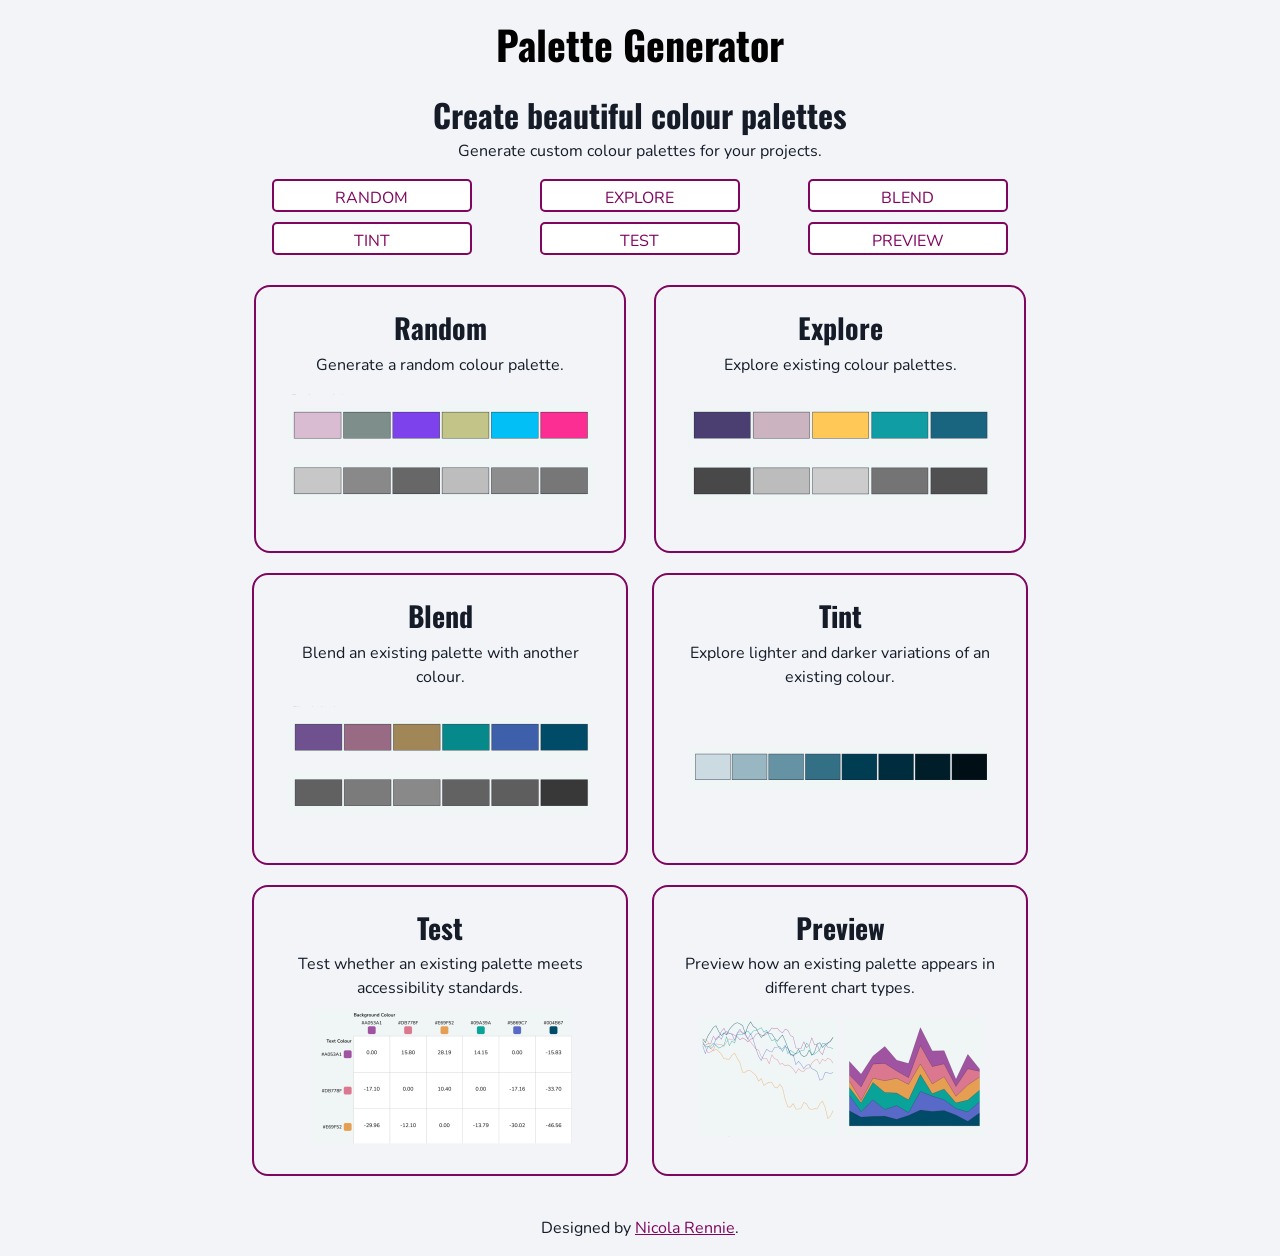
<file: index.html>
<!doctype html>
<html lang="en">
  <head>
    <meta charset="UTF-8" />
    <meta name="viewport" content="width=device-width, initial-scale=1" />

    <meta property="og:title" content="Palette Generator" />
    <meta property="og:description" content="Generate and explore colour palettes" />
    <meta property="og:image" content="https://nrennie.rbind.io/palette-generator/img/app.png" />
    <meta property="og:type" content="website" />
    <link href="./img/favicon.ico" rel="icon">

    <link
      href="https://cdn.jsdelivr.net/npm/bootstrap@5.3.5/dist/css/bootstrap.min.css"
      rel="stylesheet"
      integrity="sha384-SgOJa3DmI69IUzQ2PVdRZhwQ+dy64/BUtbMJw1MZ8t5HZApcHrRKUc4W0kG879m7"
      crossorigin="anonymous"
    />
    <link rel="stylesheet" href="css/style.css" />

    <title>Palette Generator</title>
  </head>
  <body>
    <div class="page-wrap">
      <div class="container-fluid text-center">
        <h1 class="title"><a href="index.html">Palette Generator</a></h1>
        <h2 class="subtitle">Create beautiful colour palettes</h2>
        <p>Generate custom colour palettes for your projects.</p>

        <div class="navRow justify-content-center">
          <nav class="row">
            <div class="col-6 col-md-4 d-flex justify-content-center">
              <a href="random.html">Random</a>
            </div>
            <div class="col-6 col-md-4 d-flex justify-content-center">
              <a href="explore.html">Explore</a>
            </div>
            <div class="col-6 col-md-4 d-flex justify-content-center">
              <a href="blend.html">Blend</a>
            </div>
            <div class="col-6 col-md-4 d-flex justify-content-center">
              <a href="tint.html">Tint</a>
            </div>
            <div class="col-6 col-md-4 d-flex justify-content-center">
              <a href="test.html">Test</a>
            </div>
            <div class="col-6 col-md-4 d-flex justify-content-center">
              <a href="preview.html">Preview</a>
            </div>
          </nav>
        </div>
      </div>

      <div class="row maxWidth">
        <div class="col-12 col-md-6 d-flex justify-content-center">
          <a href="random.html" class="panelTab-link">
            <div class="panelTab">
              <h3>Random</h3>
              <p>Generate a random colour palette.</p>
              <img
                src="img/random.png"
                alt="Random palette icon"
                class="panelTab-img"
              />
            </div>
          </a>
        </div>
        <div class="col-12 col-md-6 d-flex justify-content-center">
          <a href="explore.html" class="panelTab-link">
            <div class="panelTab">
              <h3>Explore</h3>
              <p>Explore existing colour palettes.</p>
              <img
                src="img/explore.png"
                alt="Explore palette icon"
                class="panelTab-img"
              />
            </div>
          </a>
        </div>
      </div>

      <div class="row maxWidth">
        <div class="col-12 col-md-6 d-flex justify-content-center">
          <a href="blend.html" class="panelTab-link">
            <div class="panelTab">
              <h3>Blend</h3>
              <p>Blend an existing palette with another colour.</p>
              <img
                src="img/blend.png"
                alt="Blend palette icon"
                class="panelTab-img"
              />
            </div>
          </a>
        </div>
        <div class="col-12 col-md-6 d-flex justify-content-center">
          <a href="tint.html" class="panelTab-link">
            <div class="panelTab">
              <h3>Tint</h3>
              <p>
                Explore lighter and darker variations of an existing colour.
              </p>
              <img
                src="img/tint.png"
                alt="Tint palette icon"
                class="panelTab-img"
              />
            </div>
          </a>
        </div>
      </div>

      <div class="row maxWidth">
        <div class="col-12 col-md-6 d-flex justify-content-center">
          <a href="blend.html" class="panelTab-link">
            <div class="panelTab">
              <h3>Test</h3>
              <p>
                Test whether an existing palette meets accessibility standards.
              </p>
              <img
                src="img/test.png"
                alt="Test palette icon"
                class="panelTab-img"
              />
            </div>
          </a>
        </div>
        <div class="col-12 col-md-6 d-flex justify-content-center">
          <a href="preview.html" class="panelTab-link">
            <div class="panelTab">
              <h3>Preview</h3>
              <p>Preview how an existing palette appears in different chart types.</p>
              <img
                src="img/preview.png"
                alt="Preview palette icon"
                class="panelTab-img"
              />
            </div>
          </a>
        </div>
      </div>
    </div>

    <div class="container-fluid text-center">
      <footer class="site-footer">
        <ul class="list-unstyled">
          <li>
            Designed by
            <a href="https://nrennie.rbind.io/" target="_blank">Nicola Rennie</a
            >.<br />
          </li>
        </ul>
      </footer>
    </div>

    <script
      src="https://cdn.jsdelivr.net/npm/bootstrap@5.3.5/dist/js/bootstrap.bundle.min.js"
      integrity="sha384-k6d4wzSIapyDyv1kpU366/PK5hCdSbCRGRCMv+eplOQJWyd1fbcAu9OCUj5zNLiq"
      crossorigin="anonymous"
    ></script>
  </body>
</html>
</file>
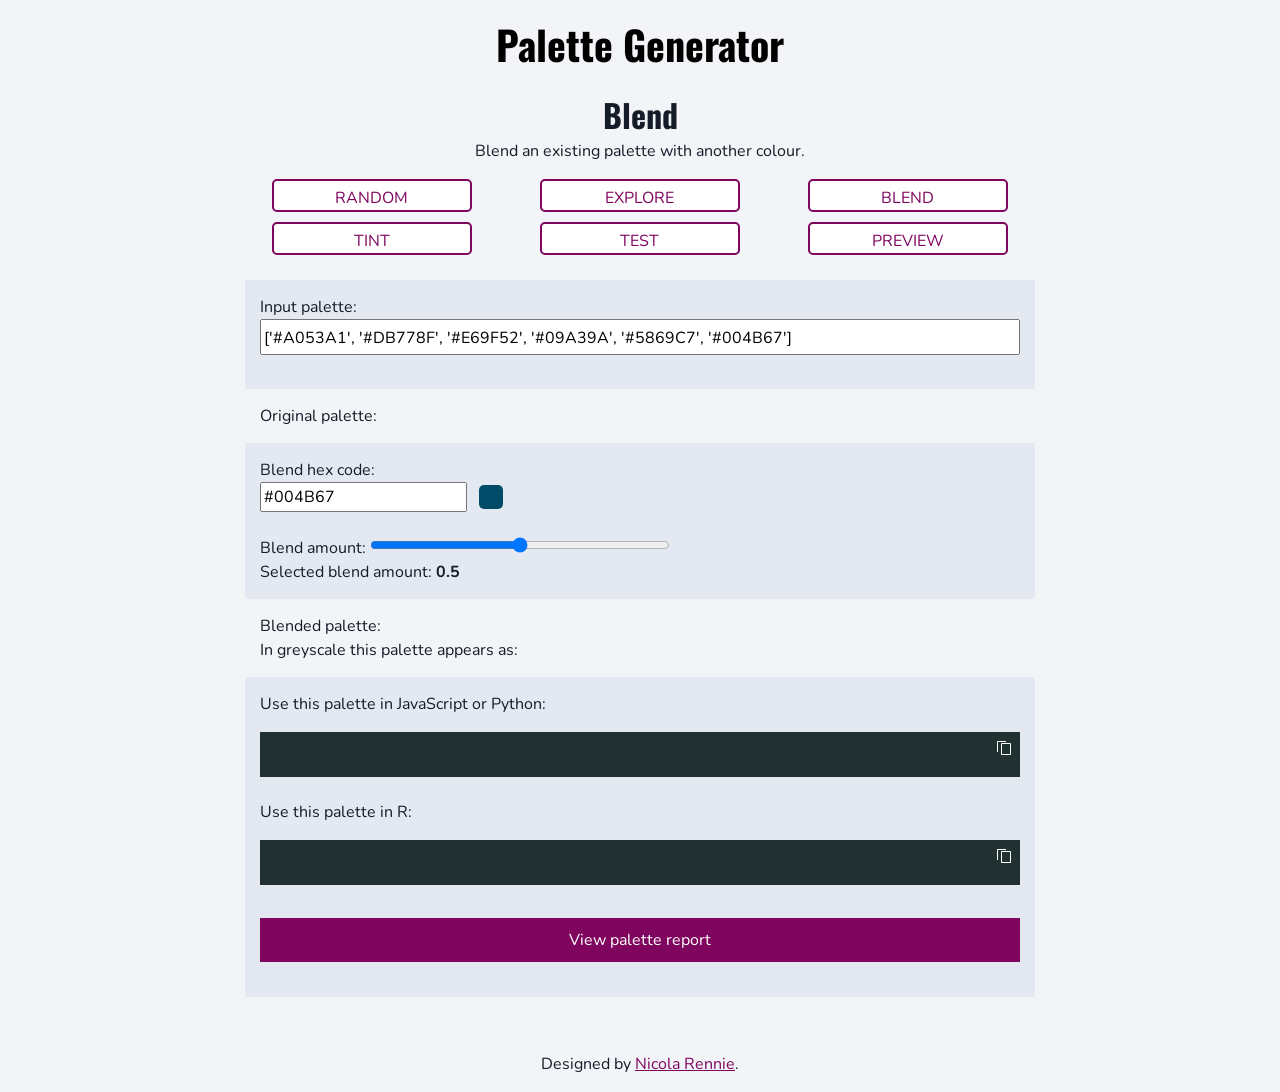
<file: blend.html>
<!doctype html>
<html lang="en">
  <head>
    <meta charset="UTF-8" />
    <meta name="viewport" content="width=device-width, initial-scale=1" />

    <meta property="og:title" content="Palette Generator" />
    <meta property="og:description" content="Generate and explore colour palettes" />
    <meta property="og:image" content="https://nrennie.rbind.io/palette-generator/img/app.png" />
    <meta property="og:type" content="website" />
    <link href="./img/favicon.ico" rel="icon">

    <link
      href="https://cdn.jsdelivr.net/npm/bootstrap@5.3.5/dist/css/bootstrap.min.css"
      rel="stylesheet"
      integrity="sha384-SgOJa3DmI69IUzQ2PVdRZhwQ+dy64/BUtbMJw1MZ8t5HZApcHrRKUc4W0kG879m7"
      crossorigin="anonymous"
    />
    <link rel="stylesheet" href="css/style.css" />
    <script src="https://d3js.org/d3.v7.min.js"></script>
    <script src="js/utils.js"></script>
    <script src="js/blend.js"></script>

    <title>Palette Generator</title>
  </head>
  <body>
    <div class="page-wrap">
      <div class="container-fluid text-center">
        <h1 class="title"><a href="index.html">Palette Generator</a></h1>
        <h2 class="subtitle">Blend</h2>
        <p>Blend an existing palette with another colour.</p>

        <div class="navRow justify-content-center">
          <nav class="row">
            <div class="col-6 col-md-4 d-flex justify-content-center">
              <a href="random.html">Random</a>
            </div>
            <div class="col-6 col-md-4 d-flex justify-content-center">
              <a href="explore.html">Explore</a>
            </div>
            <div class="col-6 col-md-4 d-flex justify-content-center">
              <a href="blend.html">Blend</a>
            </div>
            <div class="col-6 col-md-4 d-flex justify-content-center">
              <a href="tint.html">Tint</a>
            </div>
            <div class="col-6 col-md-4 d-flex justify-content-center">
              <a href="test.html">Test</a>
            </div>
            <div class="col-6 col-md-4 d-flex justify-content-center">
              <a href="preview.html">Preview</a>
            </div>
          </nav>
        </div>
      </div>

      <div class="row">
        <div class="col-12 d-flex justify-content-center">
          <div class="controls">
            <div class="row">
              <div class="col-12 d-flex">
                <div class="control-group">
                  <label for="inputHex">Input palette:</label><br />
                  <input
                    type="text"
                    id="inputHex"
                    name="inputHex"
                    value="['#A053A1', '#DB778F', '#E69F52', '#09A39A', '#5869C7', '#004B67']"
                  />
                  <br />
                  <br />
                  <div id="inputWarning"></div>
                </div>
              </div>
            </div>
          </div>
        </div>
      </div>

      <div class="row">
        <div class="col-12">
          <div class="resizeLeft">
            <p class="freeText">Original palette:</p>
          </div>
        </div>
        <div class="col-12 d-flex justify-content-center text-center">
          <div id="plot"></div>
        </div>
      </div>

      <div class="row">
        <div class="col-12 d-flex justify-content-center">
          <div class="controls">
            <div class="row">
              <div class="col-12">
                <div class="control-group">
                  <label for="blendHex">Blend hex code: </label><br />
                  <input
                    type="text"
                    id="blendHex"
                    name="blendHex"
                    value="#004B67"
                    maxlength="7"
                  />
                  <span id="hexPreview"></span>
                  <br />
                  <br />
                  <div id="hexWarning"></div>
                </div>
              </div>
            </div>

            <div class="row">
              <div class="col-12">
                <div class="control-group">
                  <label for="alphaSlider">Blend amount:</label>
                  <input
                    type="range"
                    id="alphaSlider"
                    min="0"
                    max="1"
                    step="0.05"
                    value="0.5"
                  />
                </div>
                <div class="control-group">
                  Selected blend amount: <b><span id="alphaValue">0.5</span></b>
                </div>
              </div>
            </div>
          </div>
        </div>
      </div>

      <div class="row">
        <div class="col-12">
          <div class="resizeLeft">
            <p class="freeText">Blended palette:</p>
          </div>
        </div>
        <div class="col-12 d-flex justify-content-center text-center">
          <div id="plotBlend"></div>
        </div>
        <div class="col-12">
          <div class="resizeLeft">
            <p class="freeText">In greyscale this palette appears as:</p>
          </div>
        </div>
        <div class="col-12 d-flex justify-content-center text-center">
          <div id="plotBW"></div>
        </div>
      </div>

      <div class="row">
        <div class="col-12 d-flex justify-content-center">
          <div class="controls">
            <div class="row">
              <div class="col-12">
                <div class="code-section">
                  <p>Use this palette in JavaScript or Python:</p>

                  <div class="code-wrapper">
                    <pre id="pythonCode" class="code-block"></pre>
                    <button class="copy-btn" aria-label="Copy code">
                      <!-- SVG copy icon -->
                      <svg
                        xmlns="http://www.w3.org/2000/svg"
                        width="16"
                        height="16"
                        fill="currentColor"
                        viewBox="0 0 16 16"
                      >
                        <path d="M10 1H2a1 1 0 0 0-1 1v10h1V2h8V1z" />
                        <path
                          d="M14 3H6a1 1 0 0 0-1 1v10a1 1 0 0 0 1 1h8a1 1 0 0 0 1-1V4a1 1 0 0 0-1-1zM6 4h8v10H6V4z"
                        />
                      </svg>
                    </button>
                  </div>

                  <p>Use this palette in R:</p>
                  <div class="code-wrapper">
                    <pre id="rCode" class="code-block"></pre>
                    <button class="copy-btn" aria-label="Copy code">
                      <!-- SVG copy icon -->
                      <svg
                        xmlns="http://www.w3.org/2000/svg"
                        width="16"
                        height="16"
                        fill="currentColor"
                        viewBox="0 0 16 16"
                      >
                        <path d="M10 1H2a1 1 0 0 0-1 1v10h1V2h8V1z" />
                        <path
                          d="M14 3H6a1 1 0 0 0-1 1v10a1 1 0 0 0 1 1h8a1 1 0 0 0 1-1V4a1 1 0 0 0-1-1zM6 4h8v10H6V4z"
                        />
                      </svg>
                    </button>
                  </div>
                </div>
              </div>
            </div>

            <div class="row">
              <div class="col-12">
                <div id="paletteReport"></div>
                <button id="paletteBtn">View palette report</button>
              </div>
            </div>
          </div>
        </div>
      </div>
    </div>

    <div class="container-fluid text-center">
      <footer class="site-footer">
        <ul class="list-unstyled">
          <li>
            Designed by
            <a href="https://nrennie.rbind.io/" target="_blank">Nicola Rennie</a
            >.<br />
          </li>
        </ul>
      </footer>
    </div>

    <script
      src="https://cdn.jsdelivr.net/npm/bootstrap@5.3.5/dist/js/bootstrap.bundle.min.js"
      integrity="sha384-k6d4wzSIapyDyv1kpU366/PK5hCdSbCRGRCMv+eplOQJWyd1fbcAu9OCUj5zNLiq"
      crossorigin="anonymous"
    ></script>
  </body>
</html>
</file>
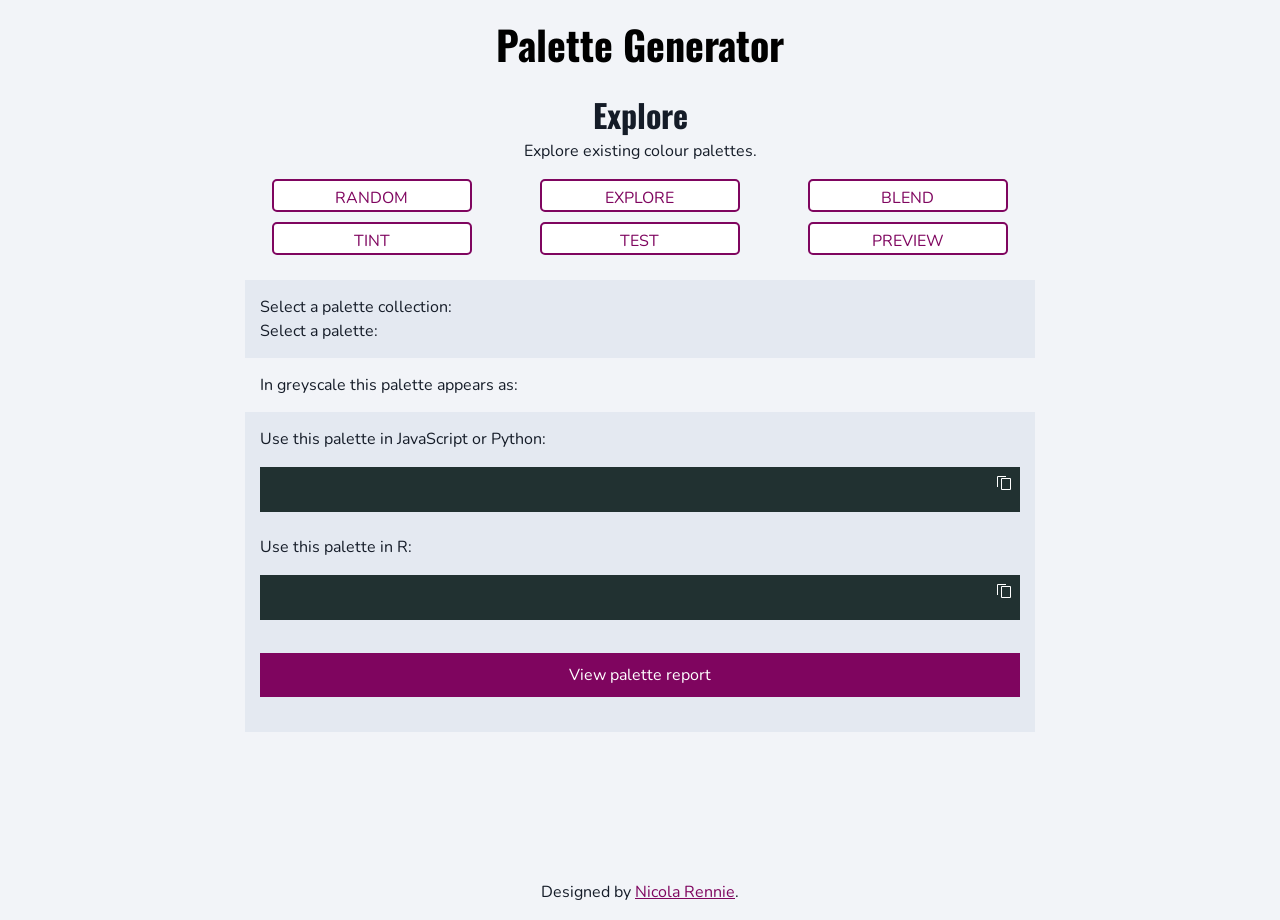
<file: explore.html>
<!doctype html>
<html lang="en">
  <head>
    <meta charset="UTF-8" />
    <meta name="viewport" content="width=device-width, initial-scale=1" />

    <meta property="og:title" content="Palette Generator" />
    <meta property="og:description" content="Generate and explore colour palettes" />
    <meta property="og:image" content="https://nrennie.rbind.io/palette-generator/img/app.png" />
    <meta property="og:type" content="website" />
    <link href="./img/favicon.ico" rel="icon">

    <link
      href="https://cdn.jsdelivr.net/npm/bootstrap@5.3.5/dist/css/bootstrap.min.css"
      rel="stylesheet"
      integrity="sha384-SgOJa3DmI69IUzQ2PVdRZhwQ+dy64/BUtbMJw1MZ8t5HZApcHrRKUc4W0kG879m7"
      crossorigin="anonymous"
    />
    <link rel="stylesheet" href="css/style.css" />
    <script src="https://d3js.org/d3.v7.min.js"></script>
    <script src="js/palettes/PrettyCols.js"></script>
    <script src="js/palettes/ColorBrewer.js"></script>
    <script src="js/palettes/Pride.js"></script>
    <script src="js/palettes/PaulTol.js"></script>
    <script src="js/palettes/CARTOColors.js"></script>
    <script src="js/utils.js"></script>
    <script src="js/explore.js"></script>

    <title>Palette Generator</title>
  </head>
  <body>
    <div class="page-wrap">
      <div class="container-fluid text-center">
        <h1 class="title"><a href="index.html">Palette Generator</a></h1>
        <h2 class="subtitle">Explore</h2>
        <p>Explore existing colour palettes.</p>

        <div class="navRow justify-content-center">
          <nav class="row">
            <div class="col-6 col-md-4 d-flex justify-content-center">
              <a href="random.html">Random</a>
            </div>
            <div class="col-6 col-md-4 d-flex justify-content-center">
              <a href="explore.html">Explore</a>
            </div>
            <div class="col-6 col-md-4 d-flex justify-content-center">
              <a href="blend.html">Blend</a>
            </div>
            <div class="col-6 col-md-4 d-flex justify-content-center">
              <a href="tint.html">Tint</a>
            </div>
            <div class="col-6 col-md-4 d-flex justify-content-center">
              <a href="test.html">Test</a>
            </div>
            <div class="col-6 col-md-4 d-flex justify-content-center">
              <a href="preview.html">Preview</a>
            </div>
          </nav>
        </div>
      </div>

      <div class="row">
        <div class="col-12 d-flex justify-content-center">
          <div class="controls">
            <div class="row">
              <div class="col-12">
                <div class="control-group">
                  <label for="file-dropdown-container"
                    >Select a palette collection:</label
                  >
                  <div id="file-dropdown-container"></div>
                </div>
              </div>
            </div>

            <div class="row">
              <div class="col-12">
                <div class="control-group">
                  <label for="palette-dropdown-container"
                    >Select a palette:</label
                  >
                  <div id="palette-dropdown-container"></div>
                </div>
              </div>
            </div>
          </div>
        </div>
      </div>

      <div class="row">
        <div class="col-12 d-flex justify-content-center text-center">
          <div id="plot"></div>
        </div>
        <div class="col-12">
          <div class="resizeLeft">
            <p class="freeText">In greyscale this palette appears as:</p>
          </div>
        </div>
        <div class="col-12 d-flex justify-content-center text-center">
          <div id="plotBW"></div>
        </div>
      </div>

      <div class="row">
        <div class="col-12 d-flex justify-content-center">
          <div class="controls">
            <div class="row">
              <div class="col-12">
                <div class="code-section">
                  <p>Use this palette in JavaScript or Python:</p>

                  <div class="code-wrapper">
                    <pre id="pythonCode" class="code-block"></pre>
                    <button class="copy-btn" aria-label="Copy code">
                      <!-- SVG copy icon -->
                      <svg
                        xmlns="http://www.w3.org/2000/svg"
                        width="16"
                        height="16"
                        fill="currentColor"
                        viewBox="0 0 16 16"
                      >
                        <path d="M10 1H2a1 1 0 0 0-1 1v10h1V2h8V1z" />
                        <path
                          d="M14 3H6a1 1 0 0 0-1 1v10a1 1 0 0 0 1 1h8a1 1 0 0 0 1-1V4a1 1 0 0 0-1-1zM6 4h8v10H6V4z"
                        />
                      </svg>
                    </button>
                  </div>

                  <p>Use this palette in R:</p>
                  <div class="code-wrapper">
                    <pre id="rCode" class="code-block"></pre>
                    <button class="copy-btn" aria-label="Copy code">
                      <!-- SVG copy icon -->
                      <svg
                        xmlns="http://www.w3.org/2000/svg"
                        width="16"
                        height="16"
                        fill="currentColor"
                        viewBox="0 0 16 16"
                      >
                        <path d="M10 1H2a1 1 0 0 0-1 1v10h1V2h8V1z" />
                        <path
                          d="M14 3H6a1 1 0 0 0-1 1v10a1 1 0 0 0 1 1h8a1 1 0 0 0 1-1V4a1 1 0 0 0-1-1zM6 4h8v10H6V4z"
                        />
                      </svg>
                    </button>
                  </div>
                </div>
              </div>
            </div>

            <div class="row">
              <div class="col-12">
                <div id="paletteReport"></div>
                <button id="paletteBtn">View palette report</button>
              </div>
            </div>
          </div>
        </div>
      </div>
    </div>

    <div class="container-fluid text-center">
      <footer class="site-footer">
        <ul class="list-unstyled">
          <li>
            Designed by
            <a href="https://nrennie.rbind.io/" target="_blank">Nicola Rennie</a
            >.<br />
          </li>
        </ul>
      </footer>
    </div>

    <script
      src="https://cdn.jsdelivr.net/npm/bootstrap@5.3.5/dist/js/bootstrap.bundle.min.js"
      integrity="sha384-k6d4wzSIapyDyv1kpU366/PK5hCdSbCRGRCMv+eplOQJWyd1fbcAu9OCUj5zNLiq"
      crossorigin="anonymous"
    ></script>
  </body>
</html>
</file>
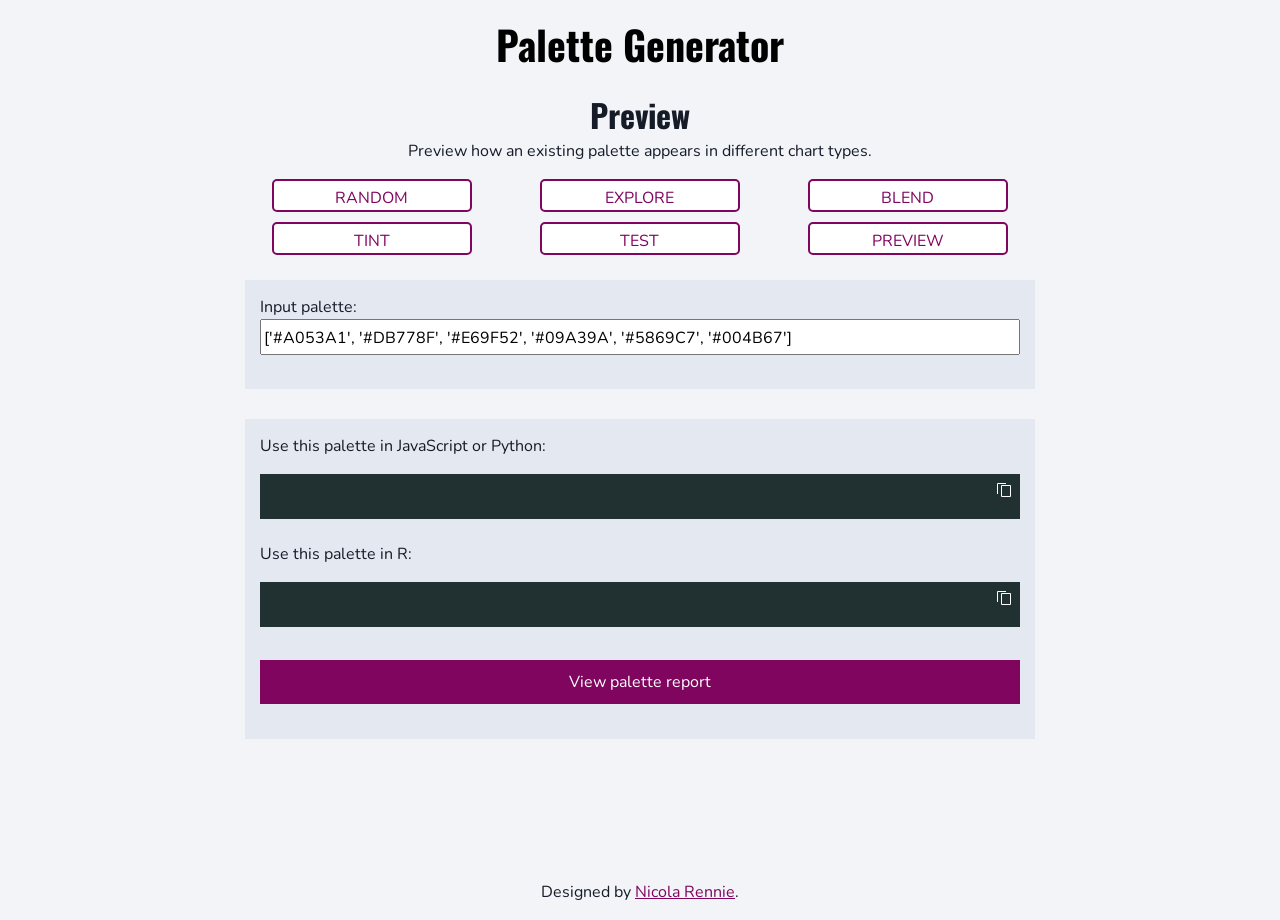
<file: preview.html>
<!doctype html>
<html lang="en">
  <head>
    <meta charset="UTF-8" />
    <meta name="viewport" content="width=device-width, initial-scale=1" />

    <meta property="og:title" content="Palette Generator" />
    <meta property="og:description" content="Generate and explore colour palettes" />
    <meta property="og:image" content="https://nrennie.rbind.io/palette-generator/img/app.png" />
    <meta property="og:type" content="website" />
    <link href="./img/favicon.ico" rel="icon" />

    <link
      href="https://cdn.jsdelivr.net/npm/bootstrap@5.3.5/dist/css/bootstrap.min.css"
      rel="stylesheet"
      integrity="sha384-SgOJa3DmI69IUzQ2PVdRZhwQ+dy64/BUtbMJw1MZ8t5HZApcHrRKUc4W0kG879m7"
      crossorigin="anonymous"
    />
    <link rel="stylesheet" href="css/style.css" />
    <script src="https://d3js.org/d3.v7.min.js"></script>
    <script src="js/utils.js"></script>
    <script src="js/preview.js"></script>

    <title>Palette Generator</title>
  </head>
  <body>
    <div class="page-wrap">
      <div class="container-fluid text-center">
        <h1 class="title"><a href="index.html">Palette Generator</a></h1>
        <h2 class="subtitle">Preview</h2>
        <p>Preview how an existing palette appears in different chart types.</p>

        <div class="navRow justify-content-center">
          <nav class="row">
            <div class="col-6 col-md-4 d-flex justify-content-center">
              <a href="random.html">Random</a>
            </div>
            <div class="col-6 col-md-4 d-flex justify-content-center">
              <a href="explore.html">Explore</a>
            </div>
            <div class="col-6 col-md-4 d-flex justify-content-center">
              <a href="blend.html">Blend</a>
            </div>
            <div class="col-6 col-md-4 d-flex justify-content-center">
              <a href="tint.html">Tint</a>
            </div>
            <div class="col-6 col-md-4 d-flex justify-content-center">
              <a href="test.html">Test</a>
            </div>
            <div class="col-6 col-md-4 d-flex justify-content-center">
              <a href="preview.html">Preview</a>
            </div>
          </nav>
        </div>
      </div>

      <div class="row">
        <div class="col-12 d-flex justify-content-center">
          <div class="controls">
            <div class="row">
              <div class="col-12 d-flex">
                <div class="control-group">
                  <label for="inputHex">Input palette:</label><br />
                  <input
                    type="text"
                    id="inputHex"
                    name="inputHex"
                    value="['#A053A1', '#DB778F', '#E69F52', '#09A39A', '#5869C7', '#004B67']"
                  />
                  <br />
                  <br />
                  <div id="inputWarning"></div>
                </div>
              </div>
            </div>
          </div>
        </div>
      </div>

      <div class="row maxWidth">
        <div class="col-12 col-md-6 d-flex justify-content-center text-center">
          <div id="line"></div>
        </div>
        <div class="col-12 col-md-6 d-flex justify-content-center text-center">
          <div id="area"></div>
        </div>
      </div>

      <div class="row maxWidth">
        <div class="col-12 col-md-6 d-flex justify-content-center text-center">
          <div id="scatter"></div>
        </div>
        <div class="col-12 col-md-6 d-flex justify-content-center text-center">
          <div id="bar"></div>
        </div>
      </div>

      <div class="row">
        <div class="col-12 d-flex justify-content-center">
          <div class="controls">
            <div class="row">
              <div class="col-12">
                <div class="code-section">
                  <p>Use this palette in JavaScript or Python:</p>

                  <div class="code-wrapper">
                    <pre id="pythonCode" class="code-block"></pre>
                    <button class="copy-btn" aria-label="Copy code">
                      <!-- SVG copy icon -->
                      <svg
                        xmlns="http://www.w3.org/2000/svg"
                        width="16"
                        height="16"
                        fill="currentColor"
                        viewBox="0 0 16 16"
                      >
                        <path d="M10 1H2a1 1 0 0 0-1 1v10h1V2h8V1z" />
                        <path
                          d="M14 3H6a1 1 0 0 0-1 1v10a1 1 0 0 0 1 1h8a1 1 0 0 0 1-1V4a1 1 0 0 0-1-1zM6 4h8v10H6V4z"
                        />
                      </svg>
                    </button>
                  </div>

                  <p>Use this palette in R:</p>
                  <div class="code-wrapper">
                    <pre id="rCode" class="code-block"></pre>
                    <button class="copy-btn" aria-label="Copy code">
                      <!-- SVG copy icon -->
                      <svg
                        xmlns="http://www.w3.org/2000/svg"
                        width="16"
                        height="16"
                        fill="currentColor"
                        viewBox="0 0 16 16"
                      >
                        <path d="M10 1H2a1 1 0 0 0-1 1v10h1V2h8V1z" />
                        <path
                          d="M14 3H6a1 1 0 0 0-1 1v10a1 1 0 0 0 1 1h8a1 1 0 0 0 1-1V4a1 1 0 0 0-1-1zM6 4h8v10H6V4z"
                        />
                      </svg>
                    </button>
                  </div>
                </div>
              </div>
            </div>

            <div class="row">
              <div class="col-12">
                <div id="paletteReport"></div>
                <button id="paletteBtn">View palette report</button>
              </div>
            </div>
          </div>
        </div>
      </div>
    </div>

    <div class="container-fluid text-center">
      <footer class="site-footer">
        <ul class="list-unstyled">
          <li>
            Designed by
            <a href="https://nrennie.rbind.io/" target="_blank">Nicola Rennie</a
            >.<br />
          </li>
        </ul>
      </footer>
    </div>

    <script
      src="https://cdn.jsdelivr.net/npm/bootstrap@5.3.5/dist/js/bootstrap.bundle.min.js"
      integrity="sha384-k6d4wzSIapyDyv1kpU366/PK5hCdSbCRGRCMv+eplOQJWyd1fbcAu9OCUj5zNLiq"
      crossorigin="anonymous"
    ></script>
  </body>
</html>
</file>
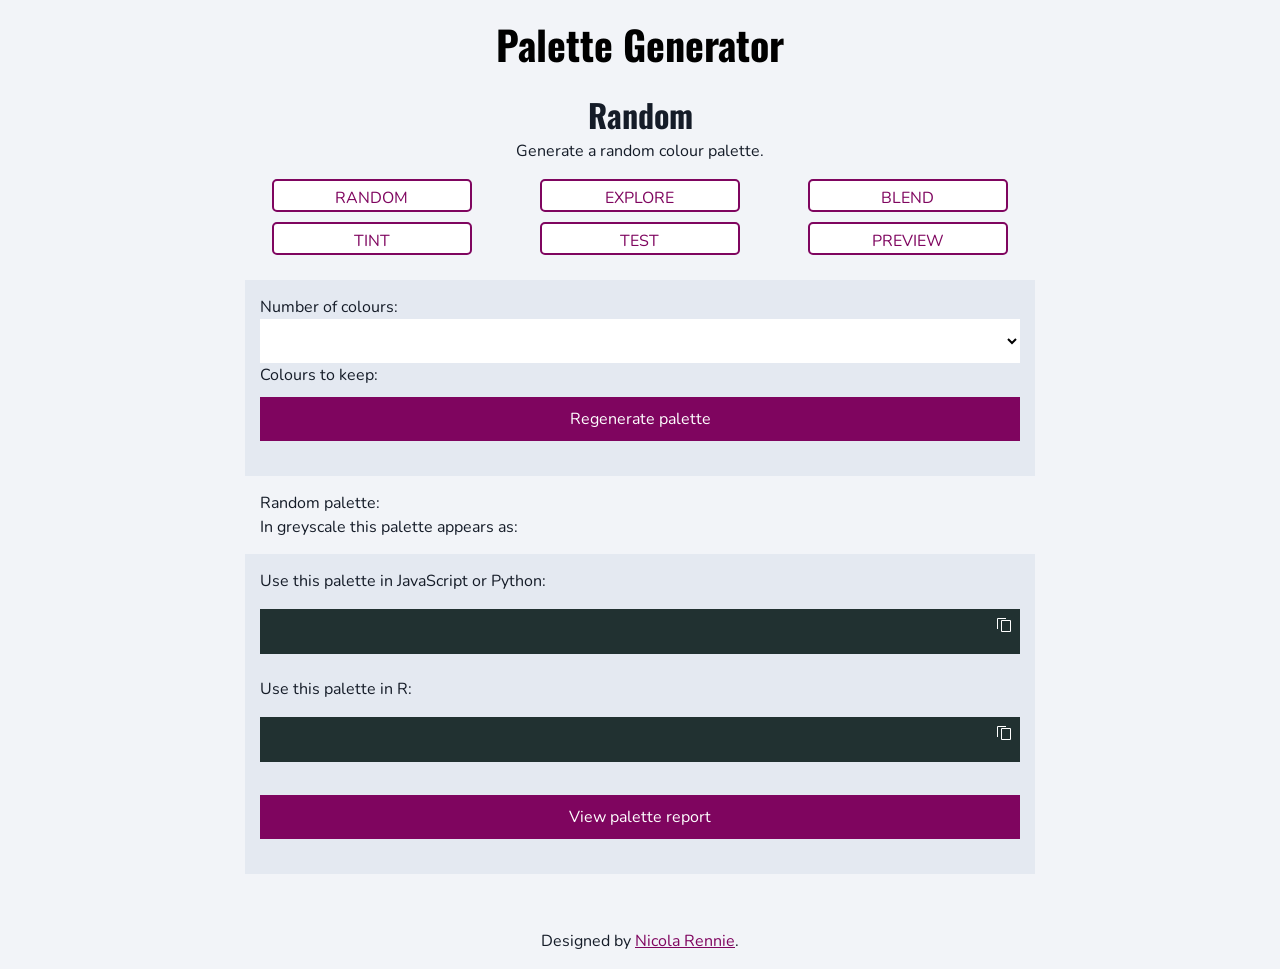
<file: random.html>
<!doctype html>
<html lang="en">
  <head>
    <meta charset="UTF-8" />
    <meta name="viewport" content="width=device-width, initial-scale=1" />

    <meta property="og:title" content="Palette Generator" />
    <meta property="og:description" content="Generate and explore colour palettes" />
    <meta property="og:image" content="https://nrennie.rbind.io/palette-generator/img/app.png" />
    <meta property="og:type" content="website" />
    <link href="./img/favicon.ico" rel="icon">

    <link
      href="https://cdn.jsdelivr.net/npm/bootstrap@5.3.5/dist/css/bootstrap.min.css"
      rel="stylesheet"
      integrity="sha384-SgOJa3DmI69IUzQ2PVdRZhwQ+dy64/BUtbMJw1MZ8t5HZApcHrRKUc4W0kG879m7"
      crossorigin="anonymous"
    />
    <link rel="stylesheet" href="css/style.css" />
    <script src="https://d3js.org/d3.v7.min.js"></script>
    <script src="js/utils.js"></script>
    <script src="js/random.js"></script>

    <title>Palette Generator</title>
  </head>
  <body>
    <div class="page-wrap">
      <div class="container-fluid text-center">
        <h1 class="title"><a href="index.html">Palette Generator</a></h1>
        <h2 class="subtitle">Random</h2>
        <p>Generate a random colour palette.</p>

        <div class="navRow justify-content-center">
          <nav class="row">
           <div class="col-6 col-md-4 d-flex justify-content-center">
              <a href="random.html">Random</a>
            </div>
            <div class="col-6 col-md-4 d-flex justify-content-center">
              <a href="explore.html">Explore</a>
            </div>
            <div class="col-6 col-md-4 d-flex justify-content-center">
              <a href="blend.html">Blend</a>
            </div>
            <div class="col-6 col-md-4 d-flex justify-content-center">
              <a href="tint.html">Tint</a>
            </div>
            <div class="col-6 col-md-4 d-flex justify-content-center">
              <a href="test.html">Test</a>
            </div>
            <div class="col-6 col-md-4 d-flex justify-content-center">
              <a href="preview.html">Preview</a>
            </div>
          </nav>
        </div>
      </div>

      <div class="row">
        <div class="col-12 d-flex justify-content-center">
          <div class="controls">
            <div class="row">
              <div class="col-12">
                <div class="control-group">
                  <label for="colourCount">Number of colours:</label>
                  <select id="colourCount"></select>
                </div>
              </div>
            </div>

            <div class="row">
              <div class="col-12">
                <div class="keep-colours row">
                  <label>Colours to keep:</label>
                  <div id="keepColoursContainer"></div>
                </div>
              </div>
            </div>

            <div class="row">
              <div class="col-12">
                <button id="generateBtn">Regenerate palette</button>
              </div>
            </div>
          </div>
        </div>
      </div>

      <div class="row">
        <div class="col-12">
          <div class="resizeLeft">
            <p class="freeText">Random palette:</p>
          </div>
        </div>
        <div class="col-12 d-flex justify-content-center text-center">
          <div id="paletteContainer"></div>
        </div>
        <div class="col-12">
          <div class="resizeLeft">
            <p class="freeText">In greyscale this palette appears as:</p>
          </div>
        </div>
        <div class="col-12 d-flex justify-content-center text-center">
          <div id="plotBW"></div>
        </div>
      </div>

      <div class="row">
        <div class="col-12 d-flex justify-content-center">
          <div class="controls">
            <div class="row">
              <div class="col-12">
                <div class="code-section">
                  <p>Use this palette in JavaScript or Python:</p>

                  <div class="code-wrapper">
                    <pre id="pythonCode" class="code-block"></pre>
                    <button class="copy-btn" aria-label="Copy code">
                      <!-- SVG copy icon -->
                      <svg
                        xmlns="http://www.w3.org/2000/svg"
                        width="16"
                        height="16"
                        fill="currentColor"
                        viewBox="0 0 16 16"
                      >
                        <path d="M10 1H2a1 1 0 0 0-1 1v10h1V2h8V1z" />
                        <path
                          d="M14 3H6a1 1 0 0 0-1 1v10a1 1 0 0 0 1 1h8a1 1 0 0 0 1-1V4a1 1 0 0 0-1-1zM6 4h8v10H6V4z"
                        />
                      </svg>
                    </button>
                  </div>

                  <p>Use this palette in R:</p>
                  <div class="code-wrapper">
                    <pre id="rCode" class="code-block"></pre>
                    <button class="copy-btn" aria-label="Copy code">
                      <!-- SVG copy icon -->
                      <svg
                        xmlns="http://www.w3.org/2000/svg"
                        width="16"
                        height="16"
                        fill="currentColor"
                        viewBox="0 0 16 16"
                      >
                        <path d="M10 1H2a1 1 0 0 0-1 1v10h1V2h8V1z" />
                        <path
                          d="M14 3H6a1 1 0 0 0-1 1v10a1 1 0 0 0 1 1h8a1 1 0 0 0 1-1V4a1 1 0 0 0-1-1zM6 4h8v10H6V4z"
                        />
                      </svg>
                    </button>
                  </div>
                </div>
              </div>
            </div>

            <div class="row">
              <div class="col-12">
                <div id="paletteReport"></div>
                <button id="paletteBtn">View palette report</button>
              </div>
            </div>
          </div>
        </div>
      </div>
    </div>

    <div class="container-fluid text-center">
      <footer class="site-footer">
        <ul class="list-unstyled">
          <li>
            Designed by
            <a href="https://nrennie.rbind.io/" target="_blank">Nicola Rennie</a
            >.<br />
          </li>
        </ul>
      </footer>
    </div>

    <script
      src="https://cdn.jsdelivr.net/npm/bootstrap@5.3.5/dist/js/bootstrap.bundle.min.js"
      integrity="sha384-k6d4wzSIapyDyv1kpU366/PK5hCdSbCRGRCMv+eplOQJWyd1fbcAu9OCUj5zNLiq"
      crossorigin="anonymous"
    ></script>
  </body>
</html>
</file>
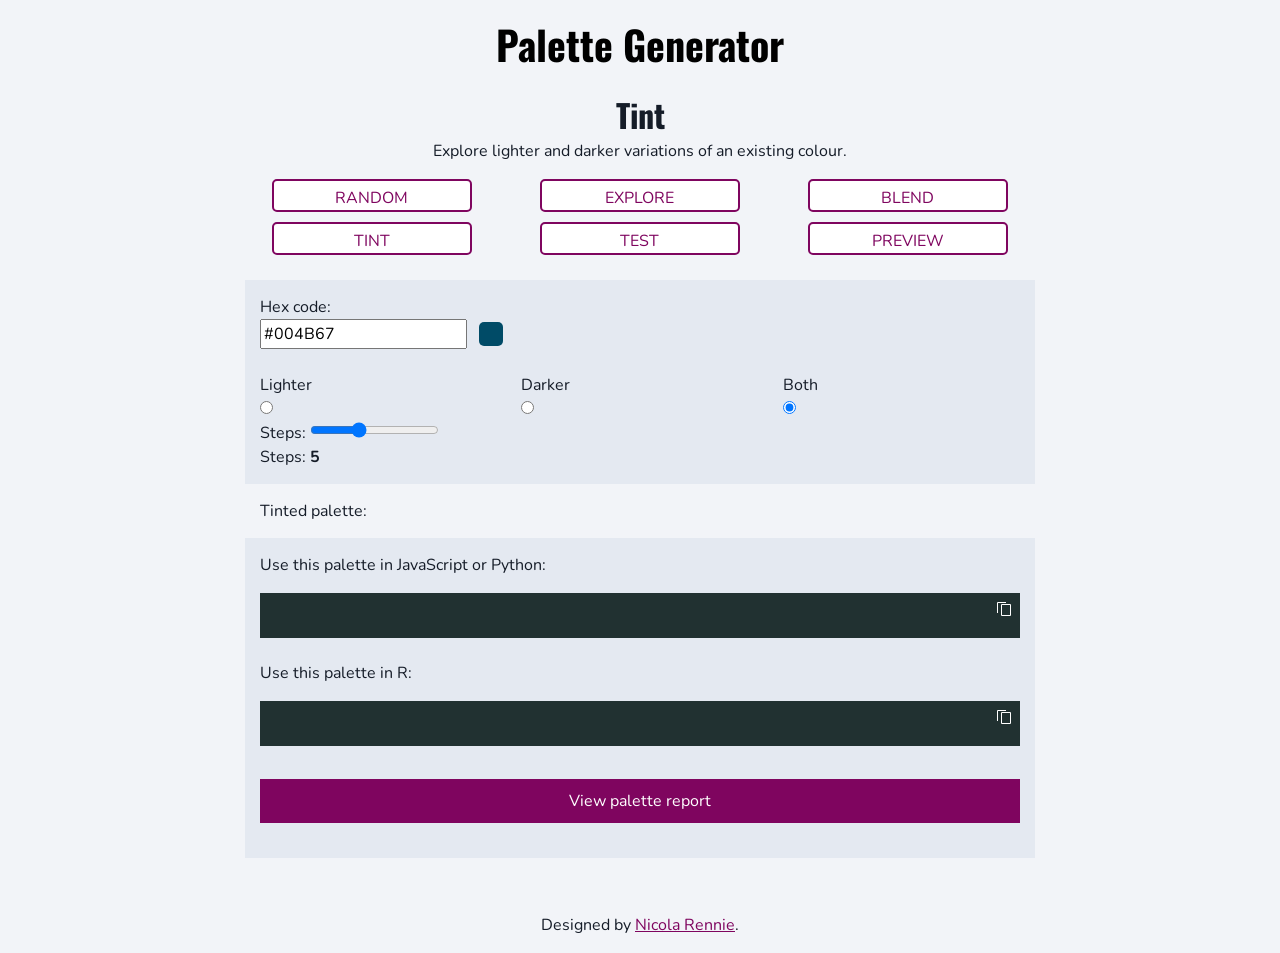
<file: tint.html>
<!doctype html>
<html lang="en">
  <head>
    <meta charset="UTF-8" />
    <meta name="viewport" content="width=device-width, initial-scale=1" />

    <meta property="og:title" content="Palette Generator" />
    <meta property="og:description" content="Generate and explore colour palettes" />
    <meta property="og:image" content="https://nrennie.rbind.io/palette-generator/img/app.png" />
    <meta property="og:type" content="website" />
    <link href="./img/favicon.ico" rel="icon">

    <link
      href="https://cdn.jsdelivr.net/npm/bootstrap@5.3.5/dist/css/bootstrap.min.css"
      rel="stylesheet"
      integrity="sha384-SgOJa3DmI69IUzQ2PVdRZhwQ+dy64/BUtbMJw1MZ8t5HZApcHrRKUc4W0kG879m7"
      crossorigin="anonymous"
    />
    <link rel="stylesheet" href="css/style.css" />
    <script src="https://d3js.org/d3.v7.min.js"></script>
    <script src="js/utils.js"></script>
    <script src="js/tint.js"></script>

    <title>Palette Generator</title>
  </head>
  <body>
    <div class="page-wrap">
      <div class="container-fluid text-center">
        <h1 class="title"><a href="index.html">Palette Generator</a></h1>
        <h2 class="subtitle">Tint</h2>
        <p>Explore lighter and darker variations of an existing colour.</p>

        <div class="navRow justify-content-center">
          <nav class="row">
            <div class="col-6 col-md-4 d-flex justify-content-center">
              <a href="random.html">Random</a>
            </div>
            <div class="col-6 col-md-4 d-flex justify-content-center">
              <a href="explore.html">Explore</a>
            </div>
            <div class="col-6 col-md-4 d-flex justify-content-center">
              <a href="blend.html">Blend</a>
            </div>
            <div class="col-6 col-md-4 d-flex justify-content-center">
              <a href="tint.html">Tint</a>
            </div>
            <div class="col-6 col-md-4 d-flex justify-content-center">
              <a href="test.html">Test</a>
            </div>
            <div class="col-6 col-md-4 d-flex justify-content-center">
              <a href="preview.html">Preview</a>
            </div>
          </nav>
        </div>
      </div>

      <div class="row">
        <div class="col-12 d-flex justify-content-center">
          <div class="controls">
            <div class="row">
              <div class="col-12">
                <div class="control-group">
                  <label for="tintHex">Hex code: </label><br />
                  <input
                    type="text"
                    id="tintHex"
                    name="tintHex"
                    value="#004B67"
                    maxlength="7"
                  />
                  <span id="hexPreview"></span>
                  <br />
                  <br />
                  <div id="hexWarning"></div>
                </div>
              </div>
            </div>

            <div class="row">
              <div class="col-4 col-md-4">
                <label for="dir1">Lighter</label><br />
                <input type="radio" id="dir1" name="dir" value="lighter" />
              </div>
              <div class="col-4 col-md-4">
                <label for="dir2">Darker</label><br />
                <input type="radio" id="dir2" name="dir" value="darker" />
              </div>
              <div class="col-4 col-md-4">
                <label for="dir3">Both</label><br />
                <input
                  type="radio"
                  id="dir3"
                  name="dir"
                  value="both"
                  checked="checked"
                />
              </div>
            </div>

            <div class="row">
              <div class="col-12">
                <div class="control-group">
                  <label for="stepsSlider">Steps:</label>
                  <input
                    type="range"
                    id="stepsSlider"
                    min="1"
                    max="12"
                    step="1"
                    value="5"
                  />
                </div>
                <div class="control-group">
                  Steps: <b><span id="stepsValue">5</span></b>
                </div>
              </div>
            </div>
          </div>
        </div>
      </div>

      <div class="row">
        <div class="col-12">
          <div class="resizeLeft">
            <p class="freeText">Tinted palette:</p>
          </div>
        </div>
        <div class="col-12 d-flex justify-content-center text-center">
          <div id="plotTint"></div>
        </div>
      </div>

      <div class="row">
        <div class="col-12 d-flex justify-content-center">
          <div class="controls">
            <div class="row">
              <div class="col-12">
                <div class="code-section">
                  <p>Use this palette in JavaScript or Python:</p>

                  <div class="code-wrapper">
                    <pre id="pythonCode" class="code-block"></pre>
                    <button class="copy-btn" aria-label="Copy code">
                      <!-- SVG copy icon -->
                      <svg
                        xmlns="http://www.w3.org/2000/svg"
                        width="16"
                        height="16"
                        fill="currentColor"
                        viewBox="0 0 16 16"
                      >
                        <path d="M10 1H2a1 1 0 0 0-1 1v10h1V2h8V1z" />
                        <path
                          d="M14 3H6a1 1 0 0 0-1 1v10a1 1 0 0 0 1 1h8a1 1 0 0 0 1-1V4a1 1 0 0 0-1-1zM6 4h8v10H6V4z"
                        />
                      </svg>
                    </button>
                  </div>

                  <p>Use this palette in R:</p>
                  <div class="code-wrapper">
                    <pre id="rCode" class="code-block"></pre>
                    <button class="copy-btn" aria-label="Copy code">
                      <!-- SVG copy icon -->
                      <svg
                        xmlns="http://www.w3.org/2000/svg"
                        width="16"
                        height="16"
                        fill="currentColor"
                        viewBox="0 0 16 16"
                      >
                        <path d="M10 1H2a1 1 0 0 0-1 1v10h1V2h8V1z" />
                        <path
                          d="M14 3H6a1 1 0 0 0-1 1v10a1 1 0 0 0 1 1h8a1 1 0 0 0 1-1V4a1 1 0 0 0-1-1zM6 4h8v10H6V4z"
                        />
                      </svg>
                    </button>
                  </div>
                </div>
              </div>
            </div>

            <div class="row">
              <div class="col-12">
                <div id="paletteReport"></div>
                <button id="paletteBtn">View palette report</button>
              </div>
            </div>
          </div>
        </div>
      </div>
    </div>

    <div class="container-fluid text-center">
      <footer class="site-footer">
        <ul class="list-unstyled">
          <li>
            Designed by
            <a href="https://nrennie.rbind.io/" target="_blank">Nicola Rennie</a
            >.<br />
          </li>
        </ul>
      </footer>
    </div>

    <script
      src="https://cdn.jsdelivr.net/npm/bootstrap@5.3.5/dist/js/bootstrap.bundle.min.js"
      integrity="sha384-k6d4wzSIapyDyv1kpU366/PK5hCdSbCRGRCMv+eplOQJWyd1fbcAu9OCUj5zNLiq"
      crossorigin="anonymous"
    ></script>
  </body>
</html>
</file>
<file: css/style.css>
@import url("https://fonts.googleapis.com/css2?family=Nunito&display=swap");
@import url("https://fonts.googleapis.com/css2?family=Oswald&display=swap");

h1,
h2,
h3,
h4,
h5,
h6 {
  font-family: "Oswald", Arial, sans-serif;
  font-weight: bold;
}

h1 a {
  font-family: "Oswald", Arial, sans-serif;
  font-weight: bold;
  text-decoration: none;
  color: #000000;
}

*,
*::before,
*::after {
  box-sizing: border-box;
  font-family: "Nunito", Arial, sans-serif;
}

a {
  color: #7f055f;
}

a:hover {
  color: #b00783;
}

nav {
  padding-left: 10px;
  padding-right: 10px;
}

.freeText {
  padding-left: 10px;
  padding-right: 10px;
  margin-top: 0px !important;
  margin-bottom: 0px !important;
}

nav a {
  background-color: #ffffff;
  color: #7f055f;
  padding: 5px 5px 0px 5px;
  margin: auto;
  margin-bottom: 10px !important;
  border-radius: 5px;
  border-style: solid;
  border-width: 2px !important;
  border-color: #7f055f !important;
  text-transform: uppercase;
  text-decoration: none;
  text-align: center;
  display: block !important;
  width: 200px !important;
}

nav a:hover {
  color: #b00783;
  background-color: #e4e9f1;
  border-color: #b00783;
}

html,
body {
  height: 100%;
  margin: 0;
}

body {
  background-color: #f2f4f8;
  color: #151c28;
}

main {
  padding-bottom: 40px !important;
}

.title {
  padding-top: 20px;
  padding-bottom: 20px;
}

.subtitle {
  padding-bottom: 5px;
  max-width: 600px;
  margin: auto;
}

.center {
  text-align: center;
}

.page-wrap {
  min-height: 100%;
  margin-bottom: -40px;
  max-width: 100%;
}

.page-wrap:after {
  content: "";
  display: block;
}

.site-footer,
.page-wrap:after {
  height: 40px;
  padding-top: 20px;
  padding-bottom: 40px;
}

div.resize {
  max-width: 525px;
  margin-left: auto;
  margin-right: auto;
  margin-top: 10px;
}

#inputHex {
  height: 36px;
  width: 100%;
  margin-bottom: -10px;
  padding-bottom: 0px;
}

.warning {
  background: #fff4e5;
  border: 1px solid #ffcc80;
  color: #7a4b00;
  padding: 12px 16px;
  border-radius: 6px;
  font-size: 14px;
  line-height: 1.4;
  width: 100%;
}

#hexPreview {
  display: inline-block;
  width: 24px;
  height: 24px;
  margin-left: 8px;
  margin-bottom: 3px;
  border-radius: 5px;
  vertical-align: middle;
}

div.resizeLeft {
  max-width: 780px;
  margin-left: auto;
  margin-right: auto;
}

.controls {
  padding: 15px;
  margin-left: 0px !important;
  margin-right: 0px !important;
  margin-top: 10px;
  margin-bottom: 10px;
  background-color: #e4e9f1;
  border-style: solid;
  border-color: #f2f4f8;
  border-width: 5px;
  height: fit-content;
  width: 100%;
  max-width: 800px;
}

#alphaSlider {
  margin: auto;
  width: 300px;
  max-width: 100%;
}

.palette-display {
  width: 100%;
  max-width: 550px;
}

.control-group {
  margin-bottom: 0px;
  width: 100%;
  max-width: 800px;
}

select,
button {
  width: 100%;
  padding: 10px;
  border: 1px;
  font-size: 16px;
  cursor: pointer;
  background-color: #fff;
}

select:focus,
button:focus {
  outline: 2px solid #7f055f;
}

button {
  background-color: #7f055f;
  color: #fff;
  margin-top: 10px;
  margin-bottom: 20px;
  transition: background-color 0.3s;
}

button:hover {
  background-color: #b00783;
}

.keep-colors {
  margin-top: 20px;
}

.checkbox-container {
  display: flex;
  align-items: center;
  padding: 5px;
}

.checkbox-container input {
  margin-right: 10px;
  width: auto;
}

.colour-preview {
  width: 20px;
  height: 20px;
  border-radius: 3px;
  margin-right: 10px;
  border: 1px solid #666;
}

.code-block::-webkit-scrollbar {
  height: 8px;
}

.code-block::-webkit-scrollbar-track {
  background: #f1f1f1;
}

.code-block::-webkit-scrollbar-thumb {
  background: #7f055f;
  border-radius: 4px;
}

.code-block::-webkit-scrollbar-thumb:hover {
  background: #7f055f;
}

.code-wrapper {
  position: relative;
  display: inline-block;
  width: 100%;
  box-sizing: border-box;
}

.navRow {
  position: relative;
  display: inline-block;
  width: 100%;
  max-width: 800px;
  margin: auto;
}

.code-block {
  background-color: #213131;
  padding: 15px;
  padding-top: 30px;
  font-family: monospace;
  font-size: 14px;
  color: #ffffff;
  overflow-x: auto;
  scrollbar-width: thin;
  scrollbar-color: #7f055f #f1f1f1;
}

.copy-btn {
  all: unset;
  position: absolute;
  top: 8px;
  right: 8px;
  cursor: pointer;
  font-size: 16px;
  line-height: 1;
  color: #ffffff;
}

.copy-btn:hover {
  all: unset;
  color: #b00783;
  position: absolute;
  top: 8px;
  right: 8px;
  cursor: pointer;
  font-size: 16px;
  line-height: 1;
}

.copy-btn svg {
  display: block;
  pointer-events: none;
}

.panelTab-link {
  text-decoration: none;
  color: inherit;
  display: block;
  padding-top: 20px;
}

.panelTab {
  border: 1px solid #7f055f;
  border-radius: 16px;
  border-width: 2px;
  padding: 1.5rem;
  text-align: center;
  cursor: pointer;
  transition:
    box-shadow 0.2s ease,
    transform 0.2s ease;
  max-width: 380px
}

.panelTab:hover {
  box-shadow: 0 4px 12px rgba(0, 0, 0, 0.1);
  transform: translateY(-2px);
}

.panelTab-img {
  margin-bottom: 0rem;
}

.panelTab h3 {
  margin: 0 0 0.5rem;
}

.panelTab p {
  margin: 0;
}

.maxWidth {
  max-width: 800px;
  margin: auto;
}

details {
  color: #151C28;
  padding: 15px;
  margin-left: 0px !important;
  margin-right: 0px !important;
  margin-top: 10px;
  margin-bottom: 10px;
  background-color: #e4e9f1;
  border-style: solid;
  border-color: #f2f4f8;
  border-width: 5px;
  height: fit-content;
  width: 100%;
  max-width: 800px;
}

details summary {
  cursor: pointer;
  font-weight: 600;
  list-style: none;
  display: flex;
  align-items: center;
  gap: 0.5em;
}

details summary::-webkit-details-marker {
  display: none;
}

details summary::before {
  content: "▸";
  display: inline-block;
  transition: transform 0.2s ease;
}

details[open] summary::before {
  transform: rotate(90deg);
}

details p {
  margin: 0.75em 0 0;
  line-height: 1.5;
}
</file>
